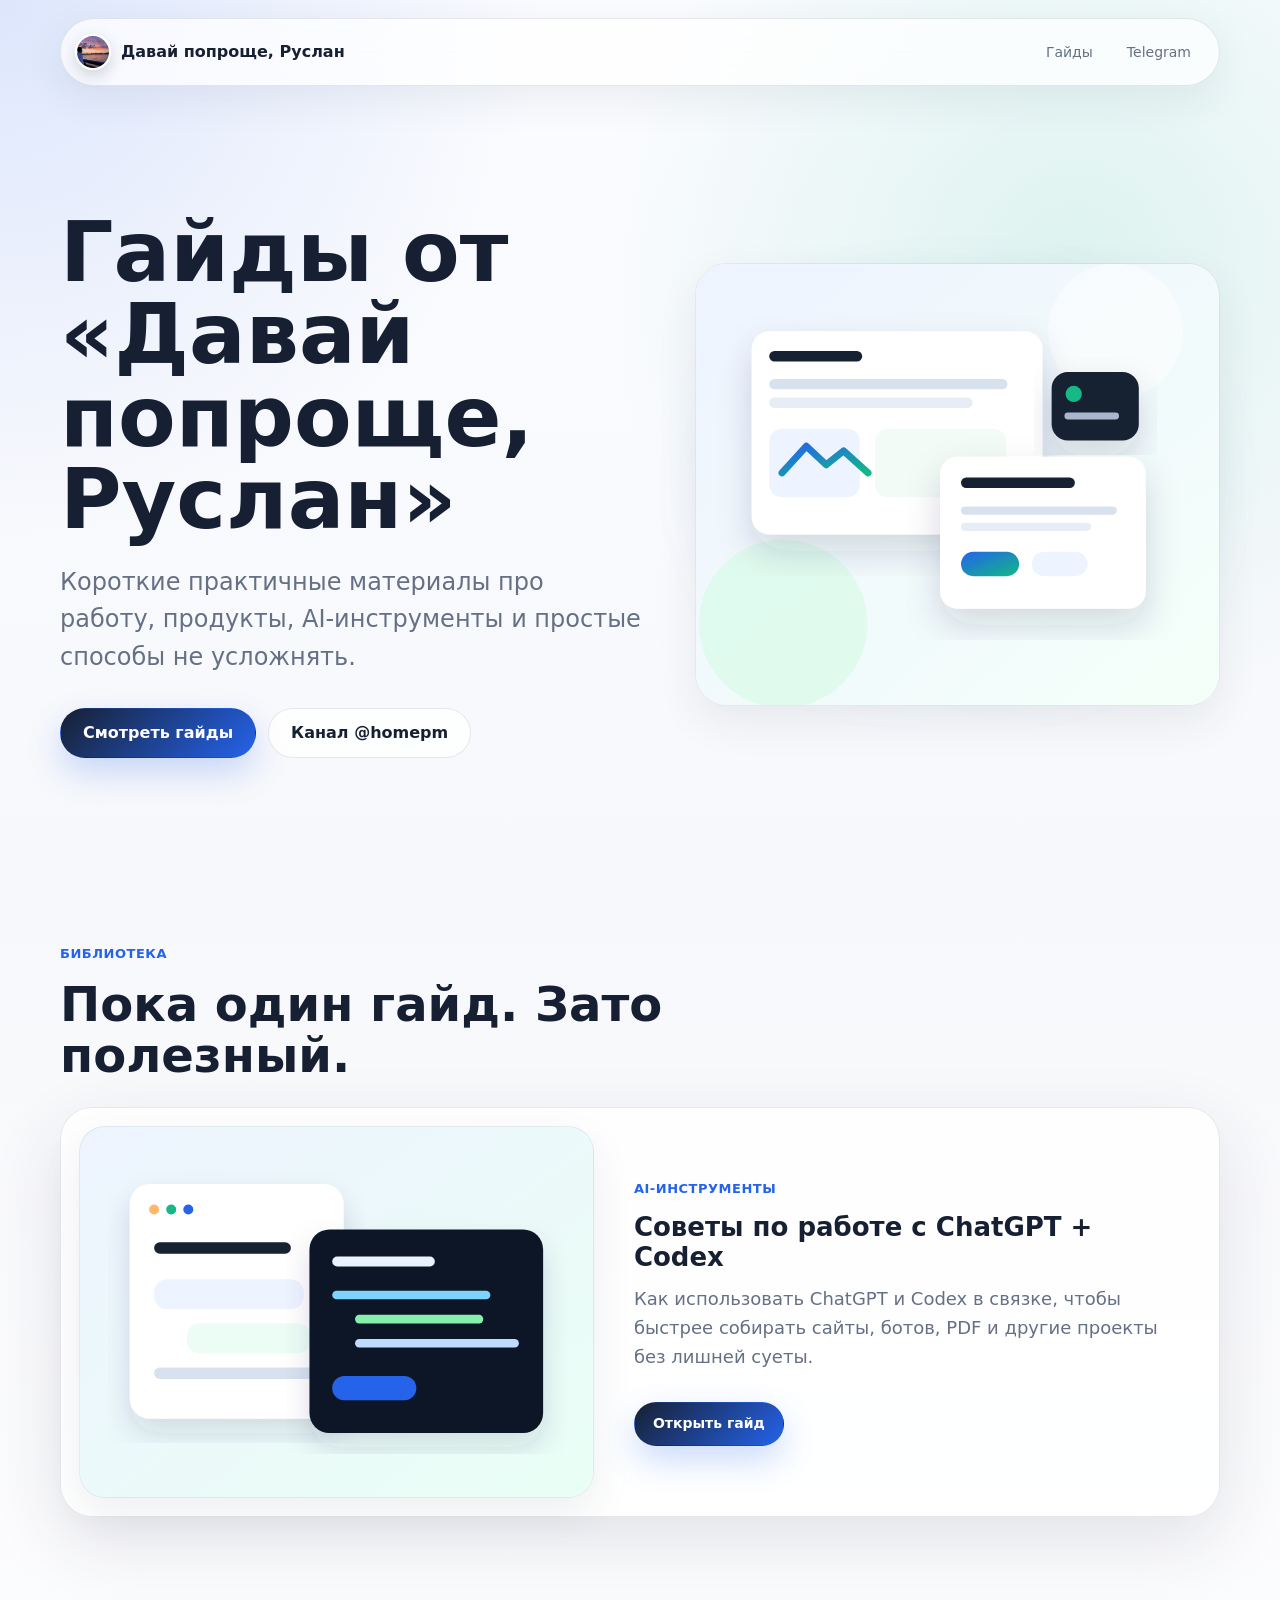
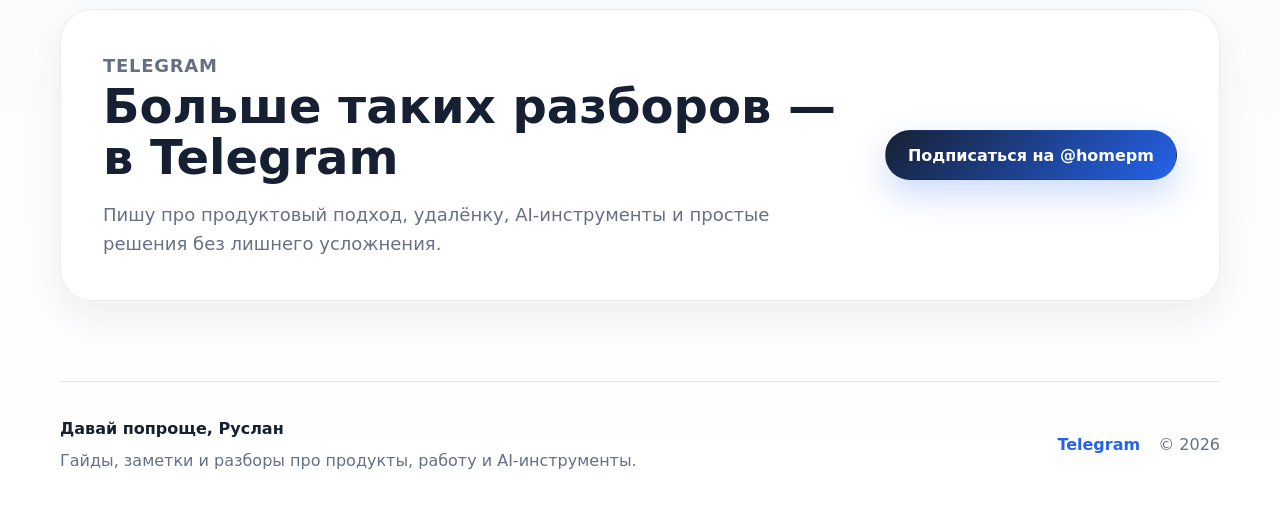
<file: index.html>
<!doctype html>
<html lang="ru">
  <head>
    <meta charset="utf-8">
    <meta name="viewport" content="width=device-width, initial-scale=1">
    <title>Гайды от «Давай попроще, Руслан»</title>
    <meta name="description" content="Короткие практичные гайды про работу, продукты, AI-инструменты и простые способы не усложнять.">
    <link rel="stylesheet" href="assets/css/styles.css">
  </head>
  <body>
    <header class="site-header">
      <a class="brand" href="index.html" aria-label="На главную">
        <img class="brand-avatar" src="assets/img/channel-avatar.jpeg" alt="Аватар Telegram-канала Давай попроще, Руслан">
        <span>Давай попроще, Руслан</span>
      </a>
      <nav class="nav" aria-label="Основная навигация">
        <a href="#guides">Гайды</a>
        <a href="https://t.me/homepm" target="_blank" rel="noopener">Telegram</a>
      </nav>
    </header>

    <main>
      <section class="home-hero section">
        <div class="hero-copy reveal">
          <h1>Гайды от «Давай попроще, Руслан»</h1>
          <p class="lead">Короткие практичные материалы про работу, продукты, AI-инструменты и простые способы не усложнять.</p>
          <div class="hero-actions">
            <a class="button primary" href="#guides">Смотреть гайды</a>
            <a class="button secondary" href="https://t.me/homepm" target="_blank" rel="noopener">Канал @homepm</a>
          </div>
        </div>
        <div class="hero-visual reveal" aria-hidden="true">
          <img src="assets/img/home-hero.svg" alt="">
        </div>
      </section>

      <section class="section compact" id="guides">
        <div class="section-heading reveal">
          <p class="eyebrow">Библиотека</p>
          <h2>Пока один гайд. Зато полезный.</h2>
        </div>
        <div class="guide-grid">
          <article class="guide-card reveal">
            <div class="card-media">
              <img src="assets/img/guide-card-chatgpt-codex.svg" alt="Абстрактный интерфейс с диалогом, редактором кода и готовой страницей">
            </div>
            <div class="card-body">
              <p class="tag">AI-инструменты</p>
              <h3>Советы по работе с ChatGPT + Codex</h3>
              <p>Как использовать ChatGPT и Codex в связке, чтобы быстрее собирать сайты, ботов, PDF и другие проекты без лишней суеты.</p>
              <a class="button primary small" href="guides/chatgpt-codex.html">Открыть гайд</a>
            </div>
          </article>
        </div>
      </section>

      <section class="section telegram-band reveal" aria-labelledby="telegram-title">
        <div>
          <p class="eyebrow">Telegram</p>
          <h2 id="telegram-title">Больше таких разборов — в Telegram</h2>
          <p>Пишу про продуктовый подход, удалёнку, AI-инструменты и простые решения без лишнего усложнения.</p>
        </div>
        <a class="button primary" href="https://t.me/homepm" target="_blank" rel="noopener">Подписаться на @homepm</a>
      </section>
    </main>

    <footer class="site-footer">
      <div>
        <strong>Давай попроще, Руслан</strong>
        <p>Гайды, заметки и разборы про продукты, работу и AI-инструменты.</p>
      </div>
      <div class="footer-links">
        <a href="https://t.me/homepm" target="_blank" rel="noopener">Telegram</a>
        <span>© <span data-year></span></span>
      </div>
    </footer>

    <button class="to-top" type="button" aria-label="Наверх">↑</button>
    <script src="assets/js/main.js"></script>
  </body>
</html>
</file>
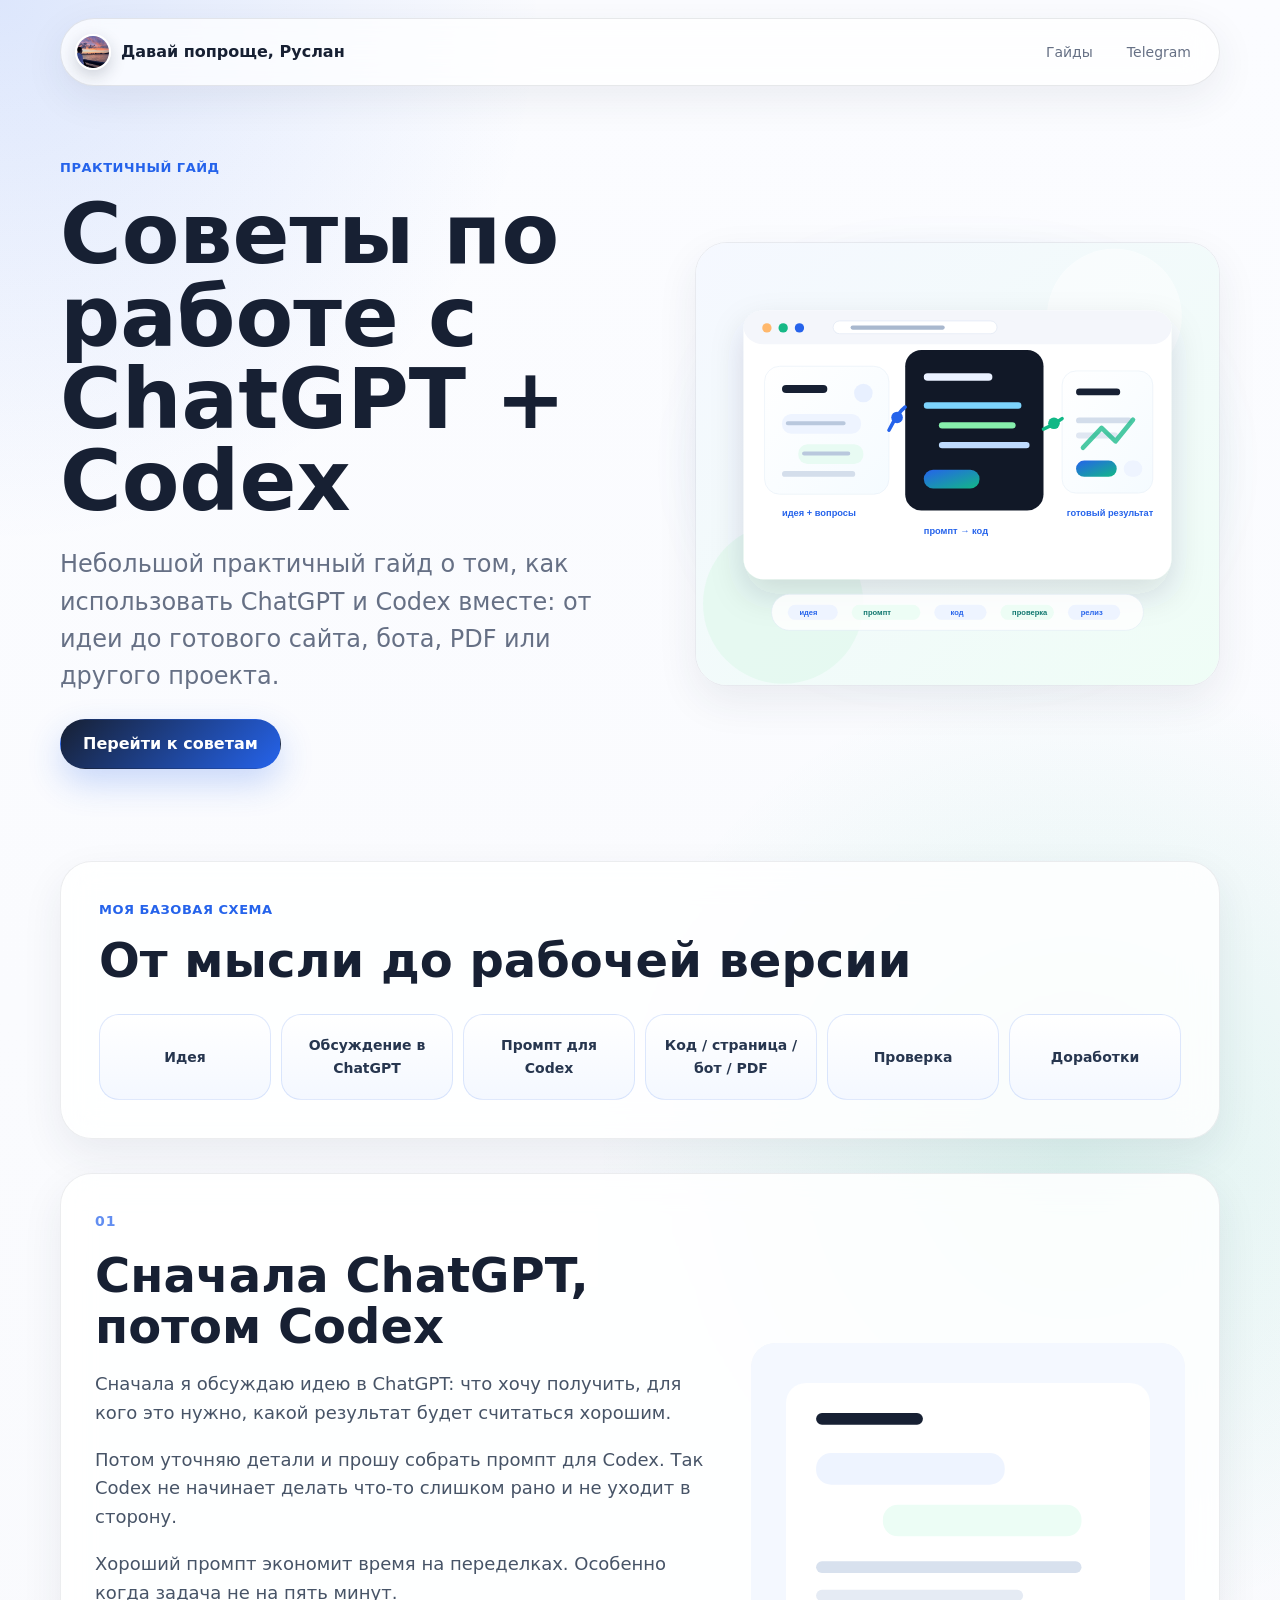
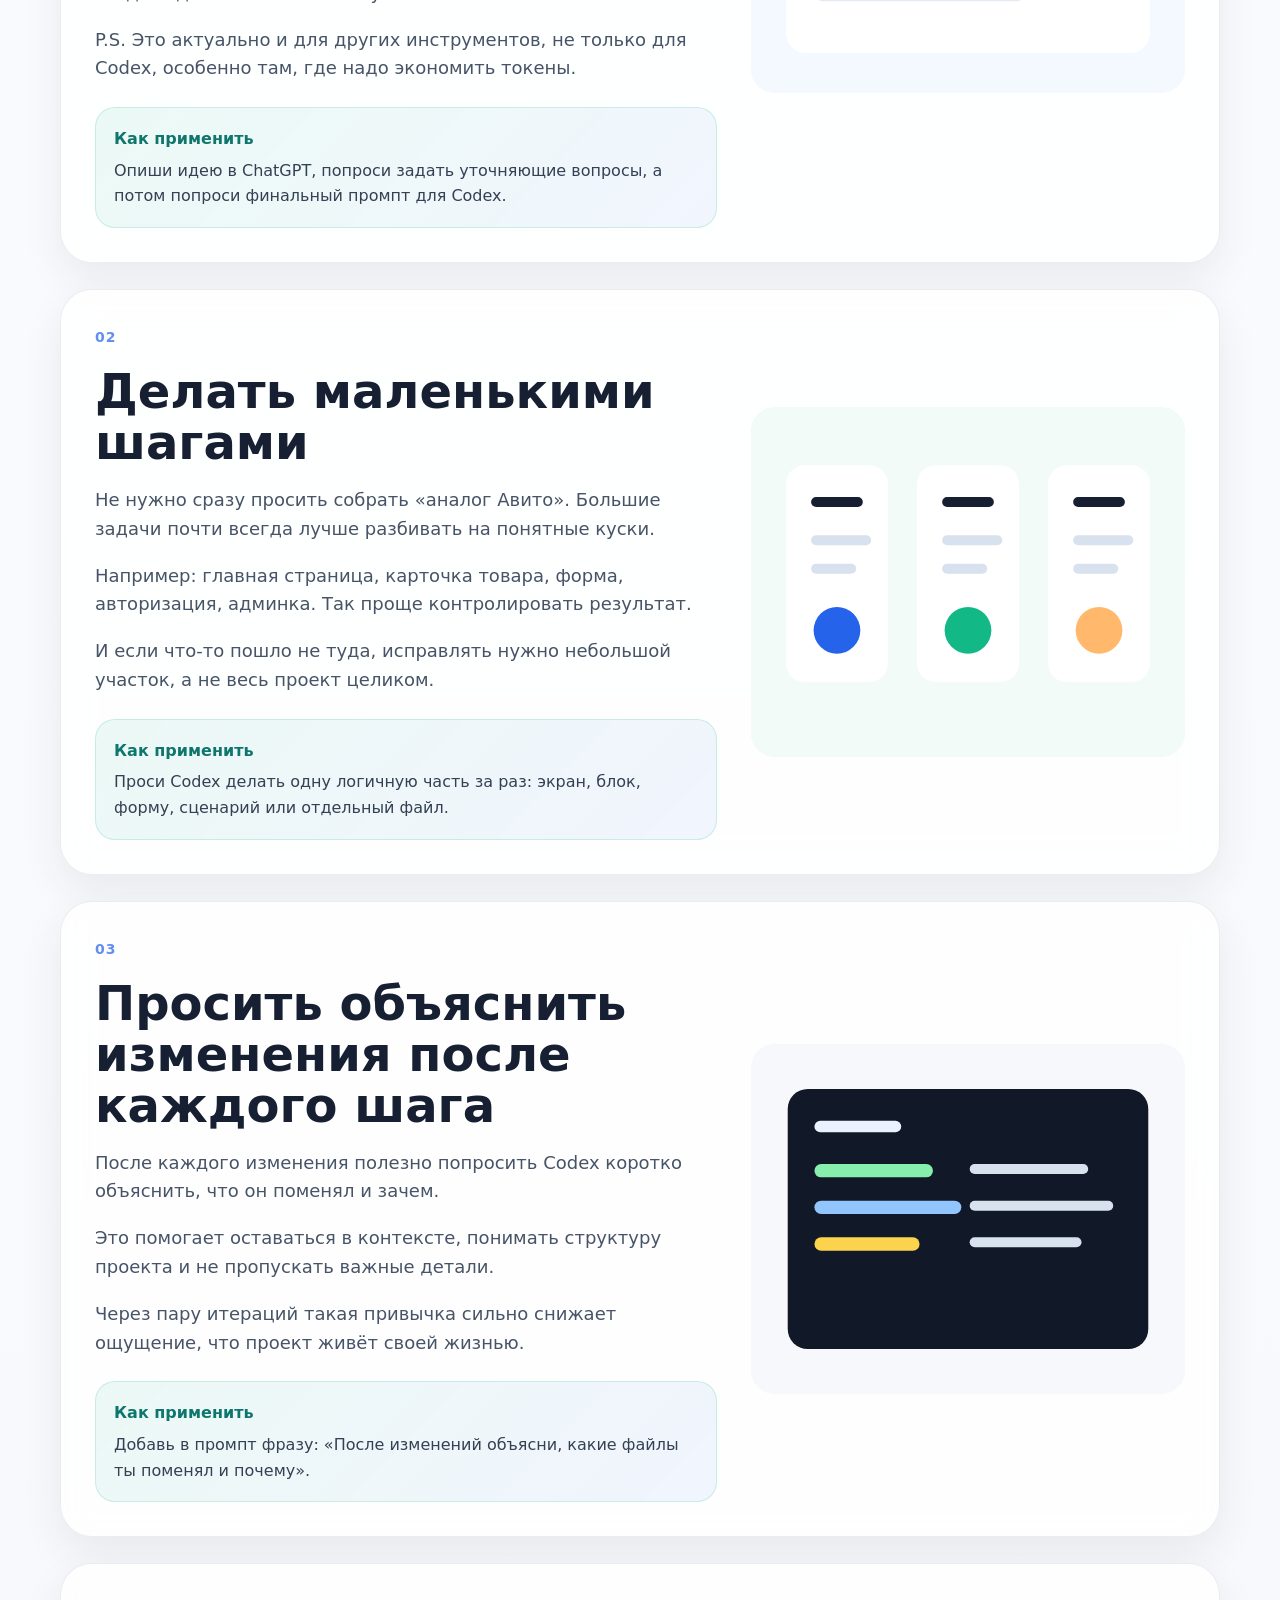
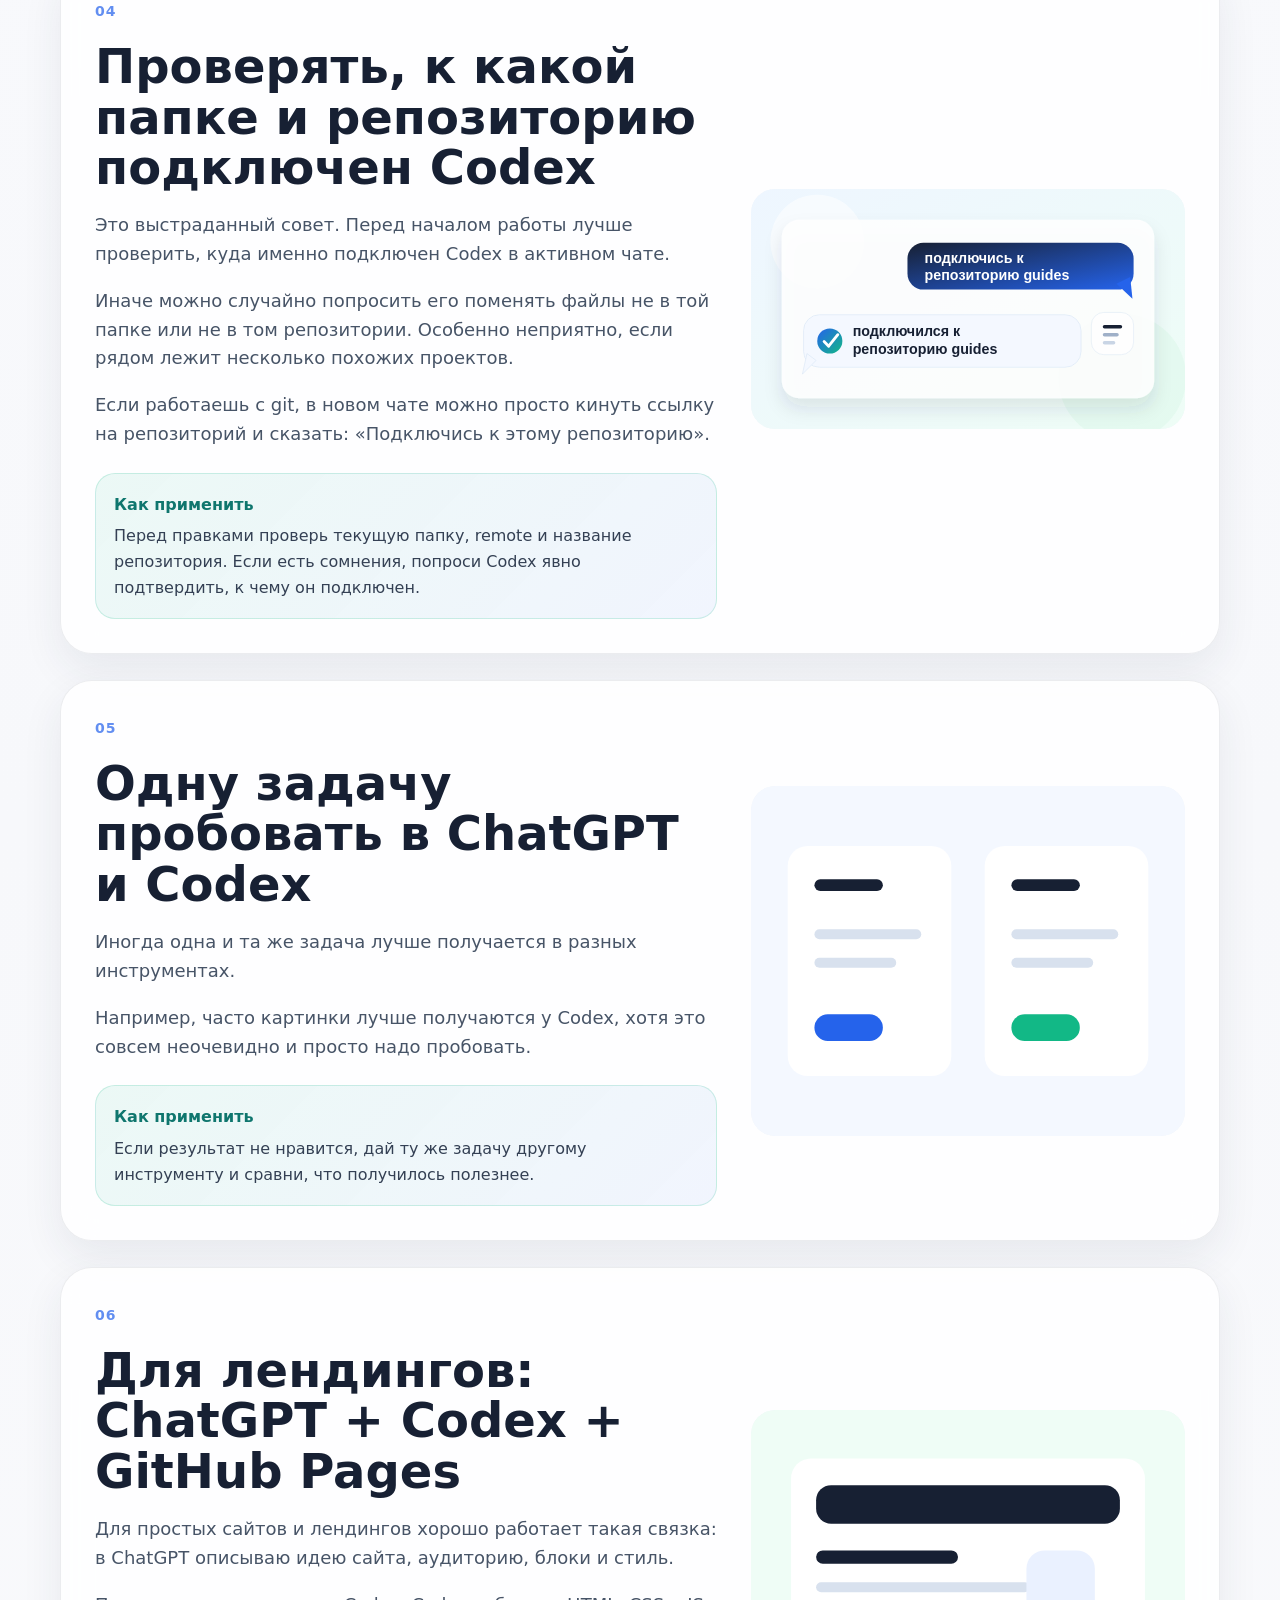
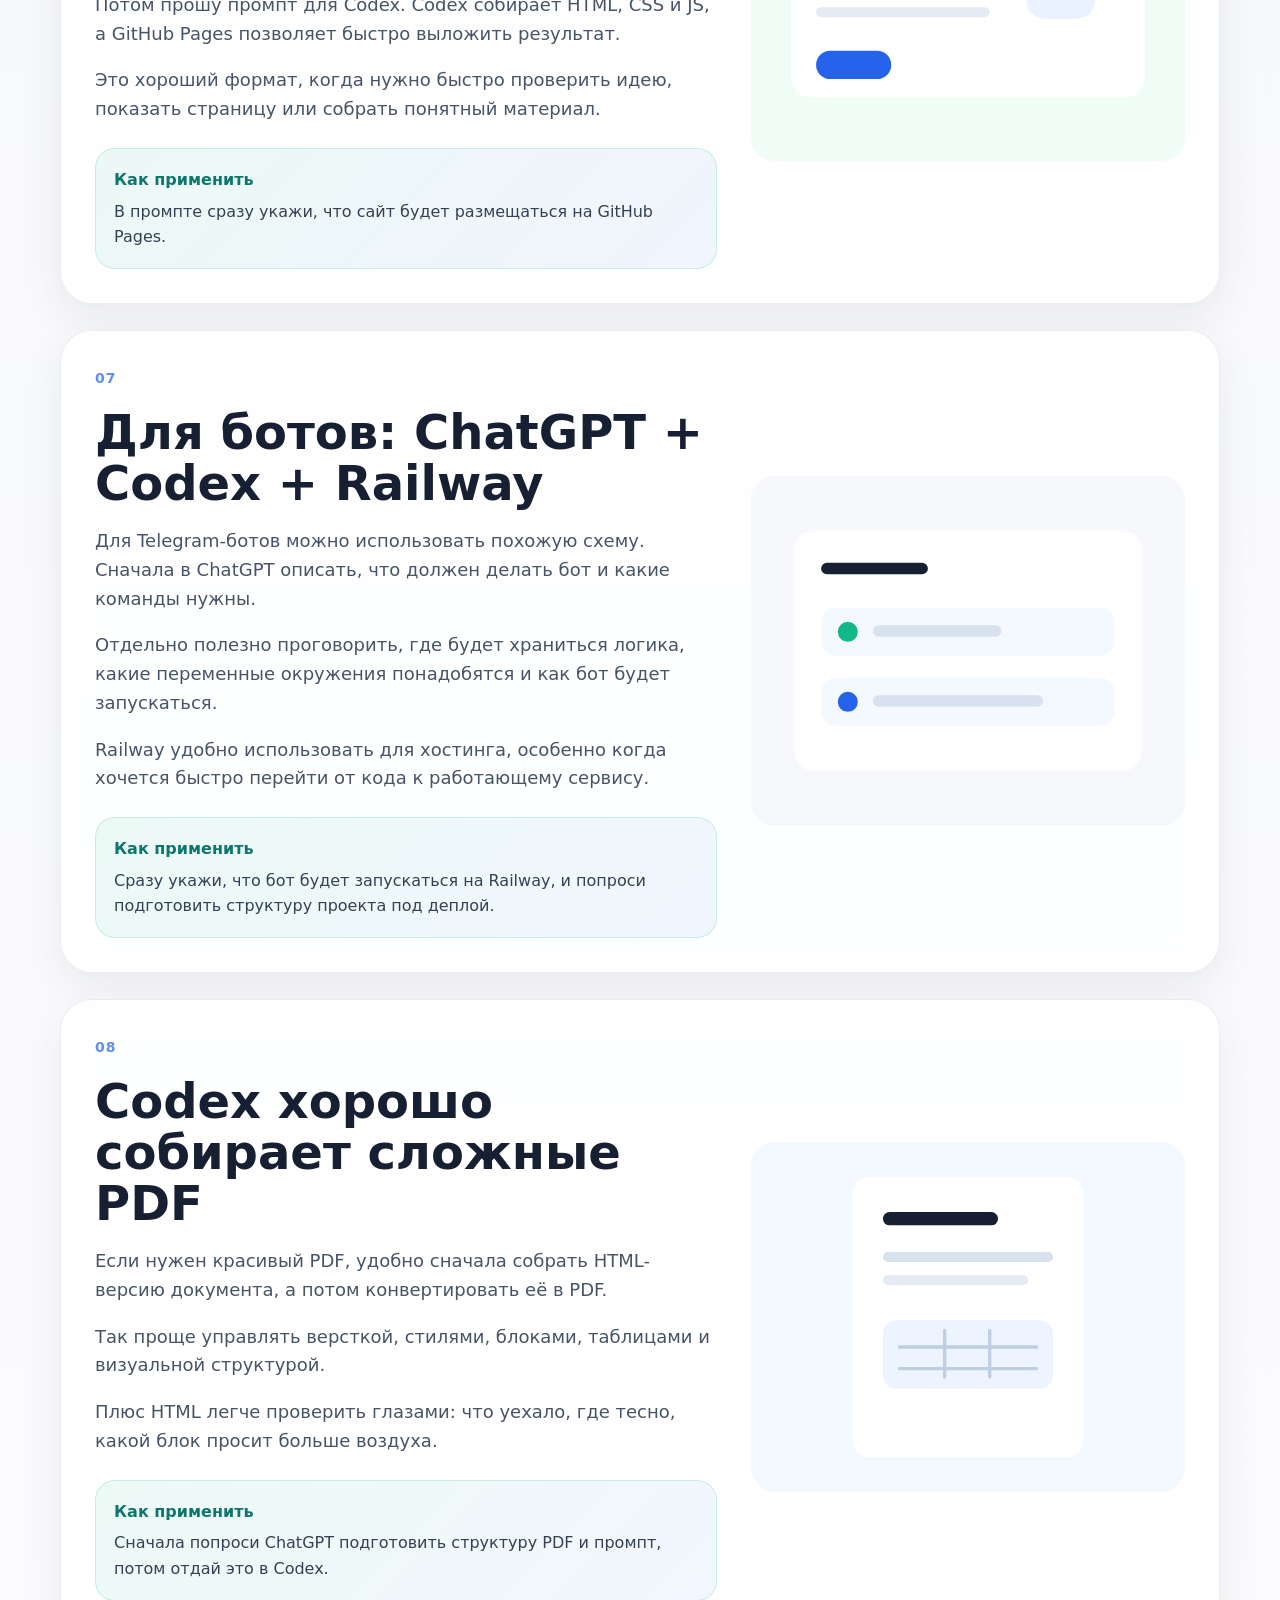
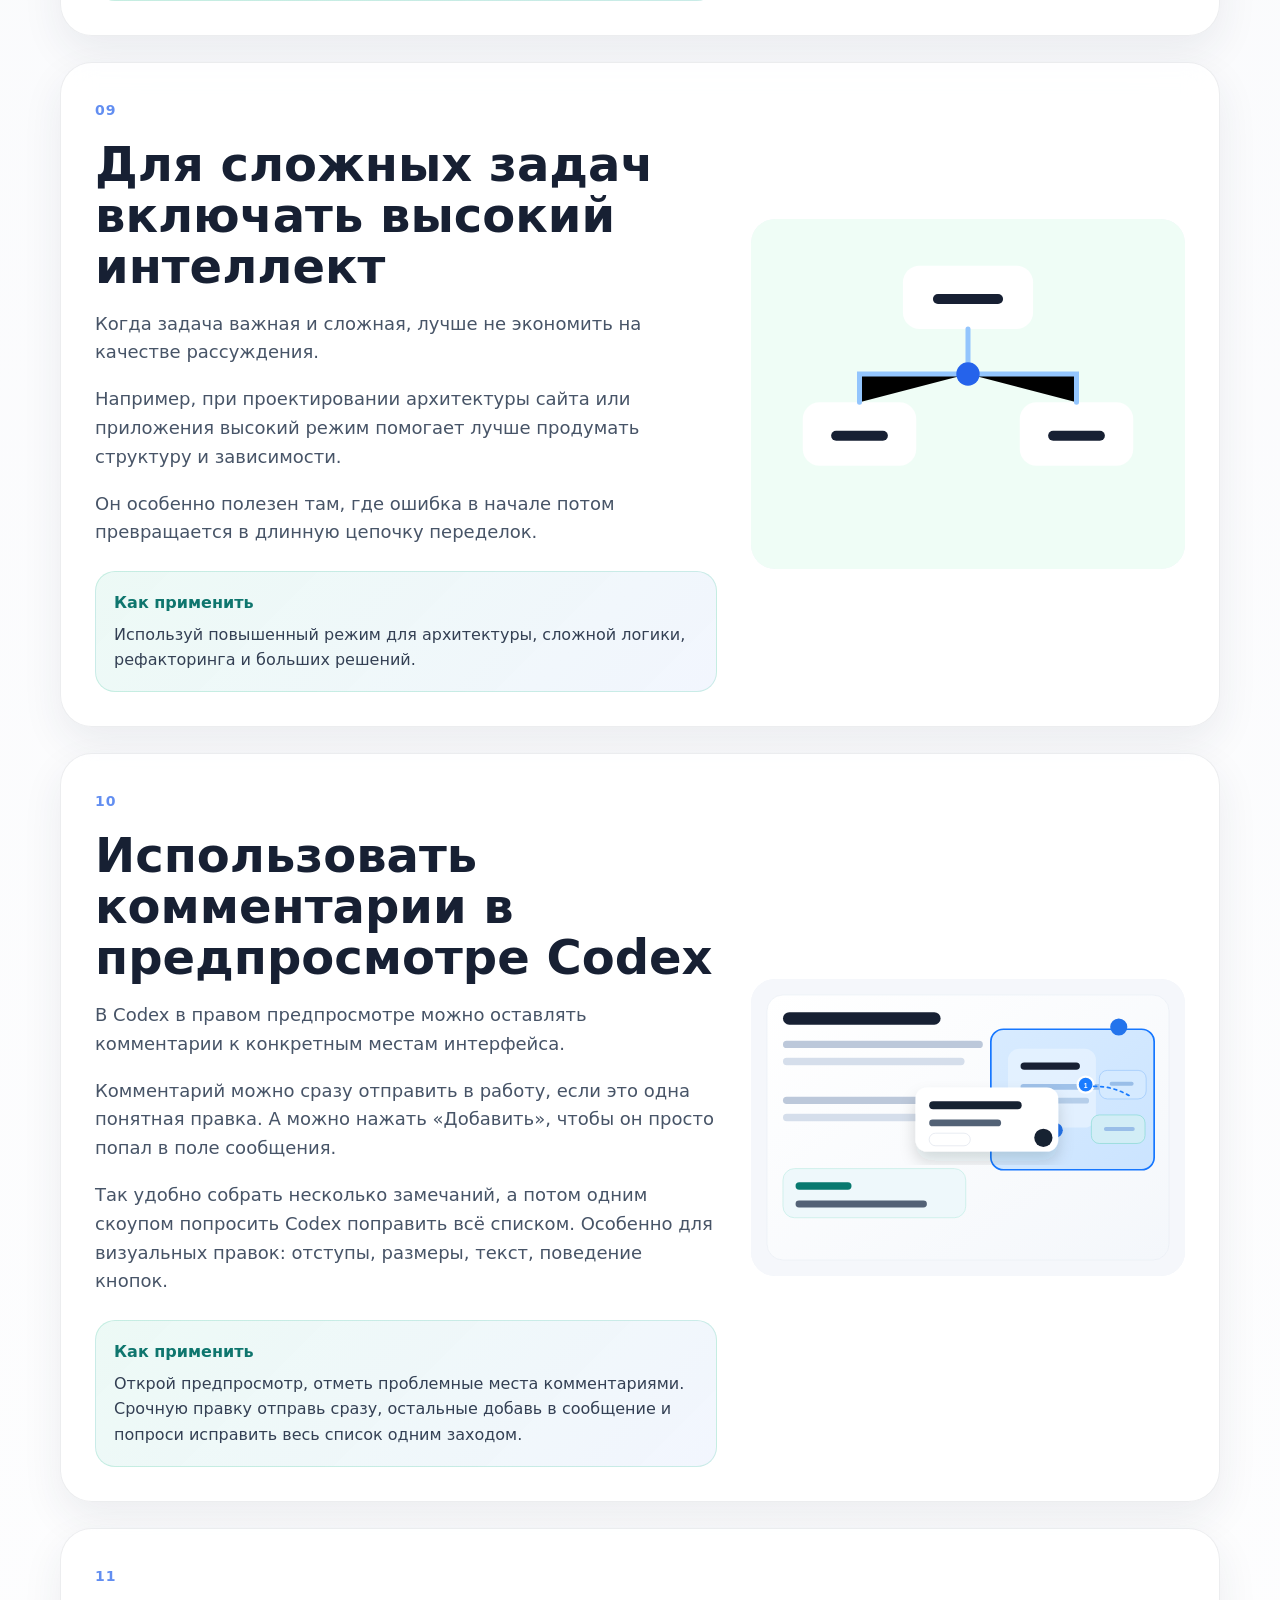
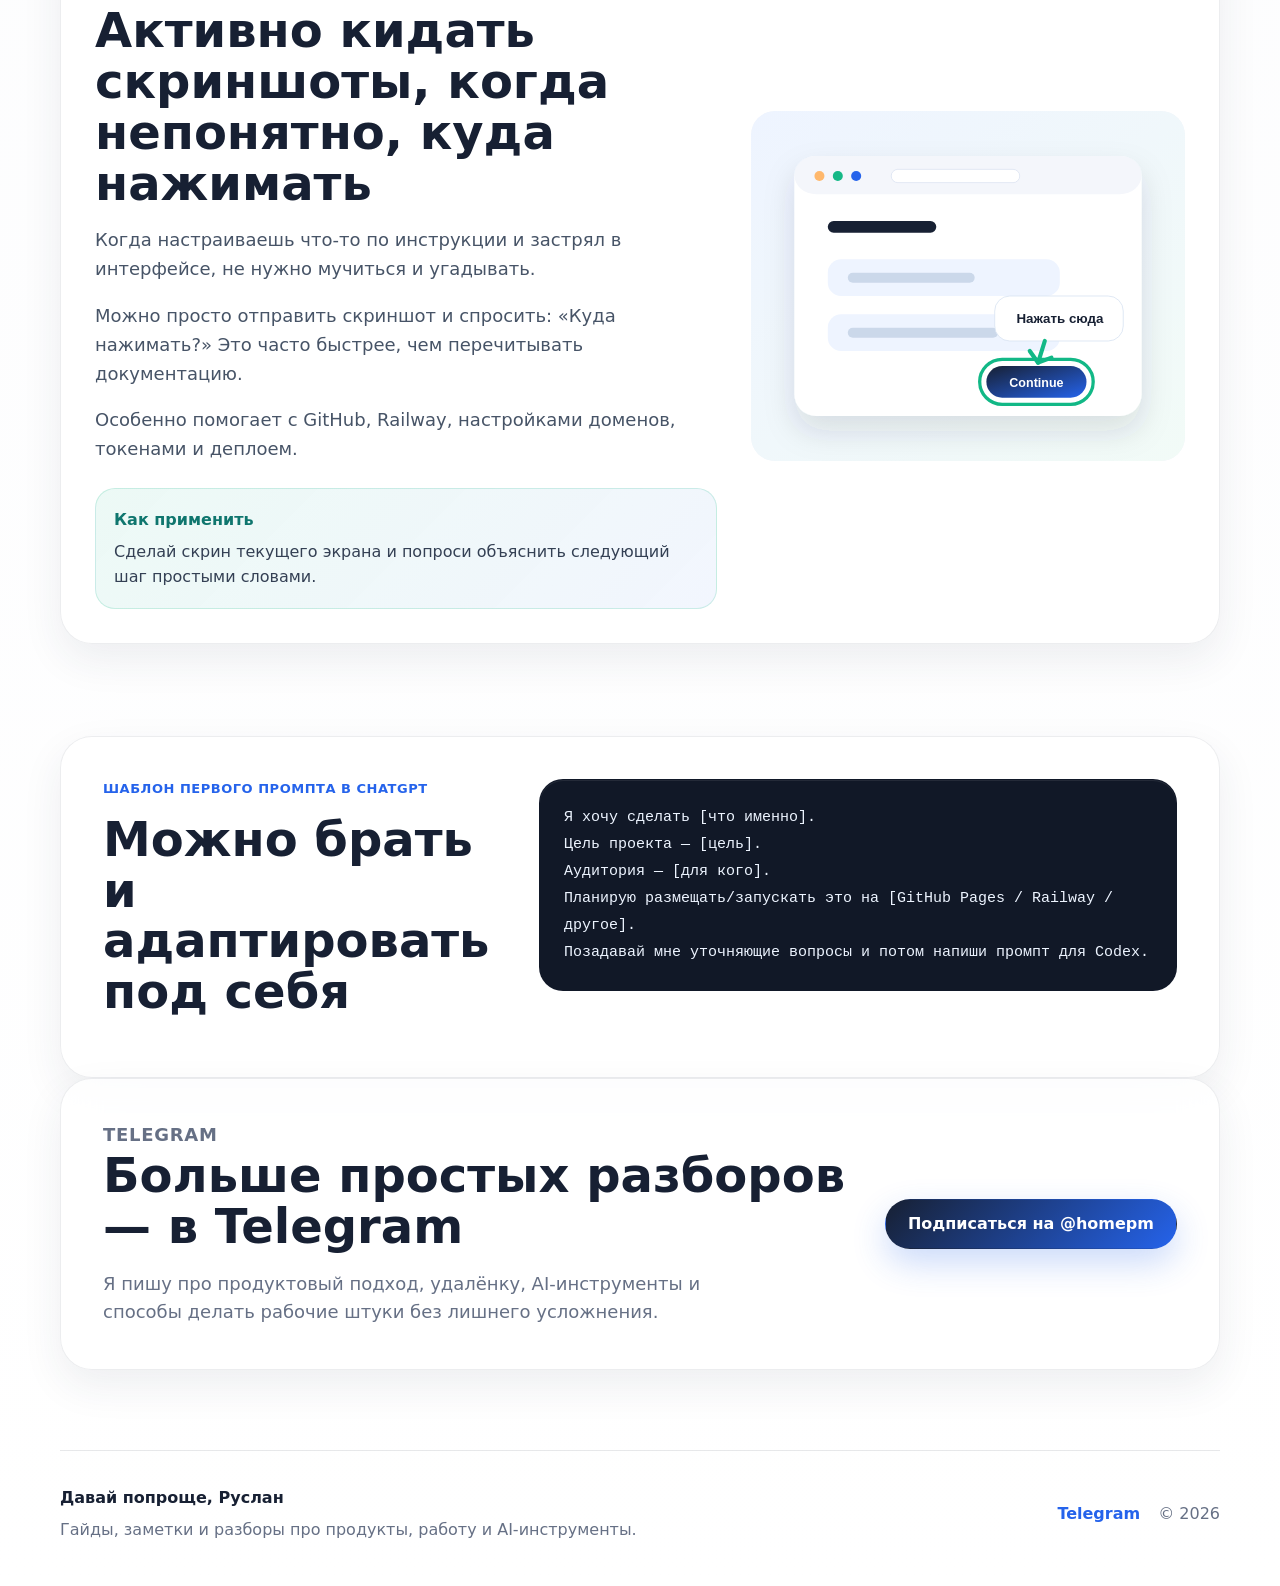
<file: guides/chatgpt-codex.html>
<!doctype html>
<html lang="ru">
  <head>
    <meta charset="utf-8">
    <meta name="viewport" content="width=device-width, initial-scale=1">
    <title>Советы по работе с ChatGPT + Codex</title>
    <meta name="description" content="Практичный гайд о том, как использовать ChatGPT и Codex вместе: от идеи до готового сайта, бота, PDF или другого проекта.">
    <link rel="stylesheet" href="../assets/css/styles.css">
  </head>
  <body>
    <header class="site-header">
      <a class="brand" href="../index.html" aria-label="На главную">
        <img class="brand-avatar" src="../assets/img/channel-avatar.jpeg" alt="Аватар Telegram-канала Давай попроще, Руслан">
        <span>Давай попроще, Руслан</span>
      </a>
      <nav class="nav" aria-label="Основная навигация">
        <a href="../index.html#guides">Гайды</a>
        <a href="https://t.me/homepm" target="_blank" rel="noopener">Telegram</a>
      </nav>
    </header>

    <main>
      <section class="guide-hero section">
        <div class="hero-copy reveal">
          <p class="eyebrow">Практичный гайд</p>
          <h1>Советы по работе с ChatGPT + Codex</h1>
          <p class="lead">Небольшой практичный гайд о том, как использовать ChatGPT и Codex вместе: от идеи до готового сайта, бота, PDF или другого проекта.</p>
          <a class="button primary" href="#tips">Перейти к советам</a>
        </div>
        <div class="hero-visual reveal">
          <img src="../assets/img/flow-hero.svg" alt="Схема, где идея проходит через диалог, код и превращается в готовый результат">
        </div>
      </section>

      <section class="section workflow reveal" aria-labelledby="workflow-title">
        <p class="eyebrow">Моя базовая схема</p>
        <h2 id="workflow-title">От мысли до рабочей версии</h2>
        <div class="workflow-chain">
          <span>Идея</span>
          <span>Обсуждение в ChatGPT</span>
          <span>Промпт для Codex</span>
          <span>Код / страница / бот / PDF</span>
          <span>Проверка</span>
          <span>Доработки</span>
        </div>
      </section>

      <section class="section tips" id="tips" aria-label="Советы">
        <article class="tip-card reveal">
          <div class="tip-content">
            <span class="tip-number">01</span>
            <h2>Сначала ChatGPT, потом Codex</h2>
            <p>Сначала я обсуждаю идею в ChatGPT: что хочу получить, для кого это нужно, какой результат будет считаться хорошим.</p>
            <p>Потом уточняю детали и прошу собрать промпт для Codex. Так Codex не начинает делать что-то слишком рано и не уходит в сторону.</p>
            <p>Хороший промпт экономит время на переделках. Особенно когда задача не на пять минут.</p>
            <p>P.S. Это актуально и для других инструментов, не только для Codex, особенно там, где надо экономить токены.</p>
            <div class="apply-box"><strong>Как применить</strong><span>Опиши идею в ChatGPT, попроси задать уточняющие вопросы, а потом попроси финальный промпт для Codex.</span></div>
          </div>
          <img src="../assets/img/mock-chat-to-code.svg" alt="Мокап окна с диалогом и готовым промптом для разработки">
        </article>

        <article class="tip-card reveal">
          <div class="tip-content">
            <span class="tip-number">02</span>
            <h2>Делать маленькими шагами</h2>
            <p>Не нужно сразу просить собрать «аналог Авито». Большие задачи почти всегда лучше разбивать на понятные куски.</p>
            <p>Например: главная страница, карточка товара, форма, авторизация, админка. Так проще контролировать результат.</p>
            <p>И если что-то пошло не туда, исправлять нужно небольшой участок, а не весь проект целиком.</p>
            <div class="apply-box"><strong>Как применить</strong><span>Проси Codex делать одну логичную часть за раз: экран, блок, форму, сценарий или отдельный файл.</span></div>
          </div>
          <img src="../assets/img/mock-steps.svg" alt="Мокап доски с несколькими небольшими этапами проекта">
        </article>

        <article class="tip-card reveal">
          <div class="tip-content">
            <span class="tip-number">03</span>
            <h2>Просить объяснить изменения после каждого шага</h2>
            <p>После каждого изменения полезно попросить Codex коротко объяснить, что он поменял и зачем.</p>
            <p>Это помогает оставаться в контексте, понимать структуру проекта и не пропускать важные детали.</p>
            <p>Через пару итераций такая привычка сильно снижает ощущение, что проект живёт своей жизнью.</p>
            <div class="apply-box"><strong>Как применить</strong><span>Добавь в промпт фразу: «После изменений объясни, какие файлы ты поменял и почему».</span></div>
          </div>
          <img src="../assets/img/mock-files.svg" alt="Мокап списка файлов проекта с короткими заметками об изменениях">
        </article>

        <article class="tip-card reveal">
          <div class="tip-content">
            <span class="tip-number">04</span>
            <h2>Проверять, к какой папке и репозиторию подключен Codex</h2>
            <p>Это выстраданный совет. Перед началом работы лучше проверить, куда именно подключен Codex в активном чате.</p>
            <p>Иначе можно случайно попросить его поменять файлы не в той папке или не в том репозитории. Особенно неприятно, если рядом лежит несколько похожих проектов.</p>
            <p>Если работаешь с git, в новом чате можно просто кинуть ссылку на репозиторий и сказать: «Подключись к этому репозиторию».</p>
            <div class="apply-box"><strong>Как применить</strong><span>Перед правками проверь текущую папку, remote и название репозитория. Если есть сомнения, попроси Codex явно подтвердить, к чему он подключен.</span></div>
          </div>
          <img src="../assets/img/mock-repo-connection.svg" alt="Скрин, где Codex подтверждает подключение локальной папки к репозиторию kutneev/guides">
        </article>

        <article class="tip-card reveal">
          <div class="tip-content">
            <span class="tip-number">05</span>
            <h2>Одну задачу пробовать в ChatGPT и Codex</h2>
            <p>Иногда одна и та же задача лучше получается в разных инструментах.</p>
            <p>Например, часто картинки лучше получаются у Codex, хотя это совсем неочевидно и просто надо пробовать.</p>
            <div class="apply-box"><strong>Как применить</strong><span>Если результат не нравится, дай ту же задачу другому инструменту и сравни, что получилось полезнее.</span></div>
          </div>
          <img src="../assets/img/mock-compare.svg" alt="Мокап сравнения двух вариантов решения одной задачи">
        </article>

        <article class="tip-card reveal">
          <div class="tip-content">
            <span class="tip-number">06</span>
            <h2>Для лендингов: ChatGPT + Codex + GitHub Pages</h2>
            <p>Для простых сайтов и лендингов хорошо работает такая связка: в ChatGPT описываю идею сайта, аудиторию, блоки и стиль.</p>
            <p>Потом прошу промпт для Codex. Codex собирает HTML, CSS и JS, а GitHub Pages позволяет быстро выложить результат.</p>
            <p>Это хороший формат, когда нужно быстро проверить идею, показать страницу или собрать понятный материал.</p>
            <div class="apply-box"><strong>Как применить</strong><span>В промпте сразу укажи, что сайт будет размещаться на GitHub Pages.</span></div>
          </div>
          <img src="../assets/img/mock-pages.svg" alt="Мокап предпросмотра сайта и панели публикации статической страницы">
        </article>

        <article class="tip-card reveal">
          <div class="tip-content">
            <span class="tip-number">07</span>
            <h2>Для ботов: ChatGPT + Codex + Railway</h2>
            <p>Для Telegram-ботов можно использовать похожую схему. Сначала в ChatGPT описать, что должен делать бот и какие команды нужны.</p>
            <p>Отдельно полезно проговорить, где будет храниться логика, какие переменные окружения понадобятся и как бот будет запускаться.</p>
            <p>Railway удобно использовать для хостинга, особенно когда хочется быстро перейти от кода к работающему сервису.</p>
            <div class="apply-box"><strong>Как применить</strong><span>Сразу укажи, что бот будет запускаться на Railway, и попроси подготовить структуру проекта под деплой.</span></div>
          </div>
          <img src="../assets/img/mock-bot-hosting.svg" alt="Мокап настроек хостинга и статуса работающего бота">
        </article>

        <article class="tip-card reveal">
          <div class="tip-content">
            <span class="tip-number">08</span>
            <h2>Codex хорошо собирает сложные PDF</h2>
            <p>Если нужен красивый PDF, удобно сначала собрать HTML-версию документа, а потом конвертировать её в PDF.</p>
            <p>Так проще управлять версткой, стилями, блоками, таблицами и визуальной структурой.</p>
            <p>Плюс HTML легче проверить глазами: что уехало, где тесно, какой блок просит больше воздуха.</p>
            <div class="apply-box"><strong>Как применить</strong><span>Сначала попроси ChatGPT подготовить структуру PDF и промпт, потом отдай это в Codex.</span></div>
          </div>
          <img src="../assets/img/mock-pdf.svg" alt="Мокап PDF-превью с аккуратными блоками и таблицей">
        </article>

        <article class="tip-card reveal">
          <div class="tip-content">
            <span class="tip-number">09</span>
            <h2>Для сложных задач включать высокий интеллект</h2>
            <p>Когда задача важная и сложная, лучше не экономить на качестве рассуждения.</p>
            <p>Например, при проектировании архитектуры сайта или приложения высокий режим помогает лучше продумать структуру и зависимости.</p>
            <p>Он особенно полезен там, где ошибка в начале потом превращается в длинную цепочку переделок.</p>
            <div class="apply-box"><strong>Как применить</strong><span>Используй повышенный режим для архитектуры, сложной логики, рефакторинга и больших решений.</span></div>
          </div>
          <img src="../assets/img/mock-architecture.svg" alt="Мокап архитектурной схемы проекта с несколькими связанными модулями">
        </article>

        <article class="tip-card reveal">
          <div class="tip-content">
            <span class="tip-number">10</span>
            <h2>Использовать комментарии в предпросмотре Codex</h2>
            <p>В Codex в правом предпросмотре можно оставлять комментарии к конкретным местам интерфейса.</p>
            <p>Комментарий можно сразу отправить в работу, если это одна понятная правка. А можно нажать «Добавить», чтобы он просто попал в поле сообщения.</p>
            <p>Так удобно собрать несколько замечаний, а потом одним скоупом попросить Codex поправить всё списком. Особенно для визуальных правок: отступы, размеры, текст, поведение кнопок.</p>
            <div class="apply-box"><strong>Как применить</strong><span>Открой предпросмотр, отметь проблемные места комментариями. Срочную правку отправь сразу, остальные добавь в сообщение и попроси исправить весь список одним заходом.</span></div>
          </div>
          <img src="../assets/img/codex-comment-preview.svg" alt="Скрин предпросмотра Codex с выделенным элементом и комментарием">
        </article>

        <article class="tip-card reveal">
          <div class="tip-content">
            <span class="tip-number">11</span>
            <h2>Активно кидать скриншоты, когда непонятно, куда нажимать</h2>
            <p>Когда настраиваешь что-то по инструкции и застрял в интерфейсе, не нужно мучиться и угадывать.</p>
            <p>Можно просто отправить скриншот и спросить: «Куда нажимать?» Это часто быстрее, чем перечитывать документацию.</p>
            <p>Особенно помогает с GitHub, Railway, настройками доменов, токенами и деплоем.</p>
            <div class="apply-box"><strong>Как применить</strong><span>Сделай скрин текущего экрана и попроси объяснить следующий шаг простыми словами.</span></div>
          </div>
          <img src="../assets/img/mock-screenshot-help.svg" alt="Мокап интерфейса с выделенной кнопкой и вопросом о следующем шаге">
        </article>
      </section>

      <section class="section prompt-formula reveal" aria-labelledby="prompt-title">
        <div>
          <p class="eyebrow">Шаблон первого промпта в ChatGPT</p>
          <h2 id="prompt-title">Можно брать и адаптировать под себя</h2>
        </div>
        <pre><code>Я хочу сделать [что именно].
Цель проекта — [цель].
Аудитория — [для кого].
Планирую размещать/запускать это на [GitHub Pages / Railway / другое].
Позадавай мне уточняющие вопросы и потом напиши промпт для Codex.</code></pre>
      </section>

      <section class="section telegram-band reveal" aria-labelledby="guide-telegram-title">
        <div>
          <p class="eyebrow">Telegram</p>
          <h2 id="guide-telegram-title">Больше простых разборов — в Telegram</h2>
          <p>Я пишу про продуктовый подход, удалёнку, AI-инструменты и способы делать рабочие штуки без лишнего усложнения.</p>
        </div>
        <a class="button primary" href="https://t.me/homepm" target="_blank" rel="noopener">Подписаться на @homepm</a>
      </section>
    </main>

    <footer class="site-footer">
      <div>
        <strong>Давай попроще, Руслан</strong>
        <p>Гайды, заметки и разборы про продукты, работу и AI-инструменты.</p>
      </div>
      <div class="footer-links">
        <a href="https://t.me/homepm" target="_blank" rel="noopener">Telegram</a>
        <span>© <span data-year></span></span>
      </div>
    </footer>

    <button class="to-top" type="button" aria-label="Наверх">↑</button>
    <script src="../assets/js/main.js"></script>
  </body>
</html>
</file>
<file: assets/css/styles.css>
:root {
  --bg: #f7f8fb;
  --surface: rgba(255, 255, 255, 0.78);
  --surface-strong: #ffffff;
  --text: #172033;
  --muted: #667085;
  --line: rgba(23, 32, 51, 0.1);
  --accent: #2563eb;
  --accent-2: #12b886;
  --accent-soft: #eaf1ff;
  --shadow: 0 24px 70px rgba(42, 52, 78, 0.12);
  --shadow-soft: 0 16px 40px rgba(42, 52, 78, 0.08);
  --radius-xl: 32px;
  --radius-lg: 24px;
  --max: 1160px;
}

* {
  box-sizing: border-box;
}

html {
  scroll-behavior: smooth;
}

body {
  margin: 0;
  color: var(--text);
  font-family: Inter, ui-sans-serif, system-ui, -apple-system, BlinkMacSystemFont, "Segoe UI", sans-serif;
  line-height: 1.6;
  background:
    radial-gradient(circle at top left, rgba(37, 99, 235, 0.14), transparent 34rem),
    radial-gradient(circle at 84% 12%, rgba(18, 184, 134, 0.12), transparent 30rem),
    linear-gradient(180deg, #fbfcff 0%, var(--bg) 42%, #ffffff 100%);
  overflow-x: hidden;
}

a {
  color: inherit;
  text-decoration: none;
}

img {
  display: block;
  max-width: 100%;
}

.site-header {
  position: sticky;
  top: 0;
  z-index: 20;
  display: flex;
  align-items: center;
  justify-content: space-between;
  width: min(calc(100% - 40px), var(--max));
  margin: 18px auto 0;
  padding: 12px 14px;
  border: 1px solid var(--line);
  border-radius: 999px;
  background: rgba(255, 255, 255, 0.72);
  box-shadow: 0 12px 40px rgba(42, 52, 78, 0.08);
  backdrop-filter: blur(18px);
}

.brand,
.nav,
.footer-links,
.hero-actions {
  display: flex;
  align-items: center;
}

.brand {
  gap: 10px;
  font-weight: 750;
}

.brand-avatar {
  display: block;
  width: 36px;
  height: 36px;
  border-radius: 50%;
  border: 2px solid rgba(255, 255, 255, 0.95);
  box-shadow: 0 6px 16px rgba(23, 32, 51, 0.18);
  object-fit: cover;
  object-position: 38% 52%;
}

.nav {
  gap: 6px;
}

.nav a {
  padding: 10px 14px;
  border-radius: 999px;
  color: var(--muted);
  font-size: 14px;
  transition: color 180ms ease, background 180ms ease;
}

.nav a:hover {
  color: var(--text);
  background: rgba(37, 99, 235, 0.08);
}

.section {
  width: min(calc(100% - 40px), var(--max));
  margin: 0 auto;
  padding: 92px 0;
}

.compact {
  padding-top: 42px;
}

.home-hero,
.guide-hero {
  display: grid;
  grid-template-columns: minmax(0, 1fr) minmax(360px, 0.9fr);
  gap: 52px;
  align-items: center;
  min-height: calc(100vh - 84px);
  padding-top: 72px;
}

.guide-hero {
  min-height: 760px;
}

.hero-copy {
  max-width: 680px;
}

.eyebrow,
.tag {
  margin: 0 0 14px;
  color: var(--accent);
  font-size: 13px;
  font-weight: 760;
  letter-spacing: 0.04em;
  text-transform: uppercase;
}

h1,
h2,
h3,
p {
  margin-top: 0;
}

h1 {
  margin-bottom: 24px;
  font-size: clamp(48px, 7vw, 84px);
  line-height: 0.98;
  letter-spacing: 0;
}

h2 {
  margin-bottom: 18px;
  font-size: clamp(30px, 4vw, 48px);
  line-height: 1.06;
  letter-spacing: 0;
}

h3 {
  margin-bottom: 12px;
  font-size: 26px;
  line-height: 1.15;
}

.lead {
  max-width: 620px;
  color: var(--muted);
  font-size: clamp(19px, 2vw, 24px);
  line-height: 1.55;
}

.hero-actions {
  flex-wrap: wrap;
  gap: 12px;
  margin-top: 32px;
}

.button {
  display: inline-flex;
  align-items: center;
  justify-content: center;
  min-height: 50px;
  padding: 0 22px;
  border: 1px solid transparent;
  border-radius: 999px;
  font-weight: 760;
  transition: transform 180ms ease, box-shadow 180ms ease, background 180ms ease, border-color 180ms ease;
}

.button:hover {
  transform: translateY(-2px);
}

.button.primary {
  color: #ffffff;
  background: linear-gradient(135deg, #172033, #2563eb);
  box-shadow: 0 14px 34px rgba(37, 99, 235, 0.24);
}

.button.primary:hover {
  box-shadow: 0 18px 44px rgba(37, 99, 235, 0.3);
}

.button.secondary {
  color: var(--text);
  border-color: var(--line);
  background: rgba(255, 255, 255, 0.78);
}

.button.small {
  min-height: 44px;
  padding-inline: 18px;
  font-size: 14px;
}

.hero-visual {
  position: relative;
}

.hero-visual::before {
  content: "";
  position: absolute;
  inset: 10% 6%;
  z-index: -1;
  border-radius: 999px;
  background: linear-gradient(135deg, rgba(37, 99, 235, 0.18), rgba(18, 184, 134, 0.16));
  filter: blur(34px);
}

.hero-visual img,
.card-media,
.intro-card,
.workflow,
.prompt-formula,
.telegram-band,
.tip-card {
  border: 1px solid rgba(23, 32, 51, 0.08);
  box-shadow: var(--shadow-soft);
}

.hero-visual img {
  width: 100%;
  border-radius: var(--radius-xl);
}

.section-heading {
  max-width: 720px;
  margin-bottom: 26px;
}

.guide-grid {
  display: grid;
  grid-template-columns: repeat(2, minmax(0, 1fr));
  gap: 24px;
}

.guide-card {
  display: grid;
  grid-template-columns: 0.88fr 1fr;
  gap: 22px;
  grid-column: span 2;
  padding: 18px;
  border: 1px solid var(--line);
  border-radius: var(--radius-xl);
  background: rgba(255, 255, 255, 0.82);
  box-shadow: var(--shadow);
  transition: transform 200ms ease, box-shadow 200ms ease, border-color 200ms ease;
}

.guide-card:hover {
  transform: translateY(-4px);
  border-color: rgba(37, 99, 235, 0.22);
  box-shadow: 0 28px 82px rgba(42, 52, 78, 0.15);
}

.card-media {
  display: grid;
  min-height: 320px;
  place-items: center;
  overflow: hidden;
  border-radius: 26px;
  background: linear-gradient(135deg, #eef4ff, #f5fff9);
}

.card-media img {
  width: 100%;
  height: 100%;
  object-fit: cover;
}

.card-body {
  display: flex;
  flex-direction: column;
  justify-content: center;
  padding: 20px 18px;
}

.card-body p:not(.tag) {
  color: var(--muted);
  font-size: 18px;
}

.card-body .button {
  align-self: flex-start;
  margin-top: 12px;
}

.telegram-band,
.prompt-formula,
.workflow,
.intro-card {
  border-radius: var(--radius-xl);
  background: rgba(255, 255, 255, 0.82);
  backdrop-filter: blur(18px);
}

.telegram-band {
  display: grid;
  grid-template-columns: 1fr auto;
  gap: 28px;
  align-items: center;
  padding: 42px;
  margin-bottom: 80px;
}

.telegram-band p {
  max-width: 680px;
  margin-bottom: 0;
  color: var(--muted);
  font-size: 18px;
}

.intro-card {
  max-width: 920px;
  padding: 38px;
  color: #344054;
  font-size: 21px;
}

.intro-card p:last-child {
  margin-bottom: 0;
}

.workflow {
  padding: 38px;
}

.workflow-chain {
  display: grid;
  grid-template-columns: repeat(6, minmax(0, 1fr));
  gap: 10px;
  margin-top: 28px;
}

.workflow-chain span {
  position: relative;
  display: grid;
  min-height: 86px;
  place-items: center;
  padding: 12px;
  border: 1px solid rgba(37, 99, 235, 0.14);
  border-radius: 20px;
  color: #27364f;
  font-size: 14px;
  font-weight: 730;
  text-align: center;
  background: linear-gradient(180deg, #ffffff, #f4f8ff);
}

.tips {
  display: grid;
  gap: 26px;
  padding-top: 34px;
}

.tip-card {
  display: grid;
  grid-template-columns: minmax(0, 1.12fr) minmax(320px, 0.78fr);
  gap: 34px;
  align-items: center;
  padding: 34px;
  border-radius: var(--radius-xl);
  background: rgba(255, 255, 255, 0.84);
  backdrop-filter: blur(16px);
  transition: transform 200ms ease, box-shadow 200ms ease, border-color 200ms ease;
}

.tip-card:hover {
  transform: translateY(-3px);
  border-color: rgba(18, 184, 134, 0.22);
  box-shadow: var(--shadow);
}

.tip-card img {
  width: 100%;
  border-radius: 24px;
  background: #f2f5fa;
}

.tip-content p {
  max-width: 710px;
  color: #475467;
  font-size: 18px;
}

.tip-number {
  display: inline-flex;
  margin-bottom: 18px;
  color: rgba(37, 99, 235, 0.72);
  font-size: 14px;
  font-weight: 830;
  letter-spacing: 0.08em;
}

.apply-box {
  display: grid;
  gap: 6px;
  margin-top: 24px;
  padding: 18px;
  border: 1px solid rgba(18, 184, 134, 0.18);
  border-radius: 20px;
  background: linear-gradient(135deg, rgba(18, 184, 134, 0.08), rgba(37, 99, 235, 0.06));
}

.apply-box strong {
  color: #0f766e;
}

.apply-box span {
  color: #344054;
}

.prompt-formula {
  display: grid;
  grid-template-columns: 0.78fr 1.22fr;
  gap: 28px;
  align-items: start;
  padding: 42px;
}

pre {
  margin: 0;
  overflow: auto;
  white-space: pre-wrap;
}

code {
  font-family: "SFMono-Regular", Consolas, "Liberation Mono", monospace;
  font-size: 15px;
  line-height: 1.8;
}

.prompt-formula pre {
  padding: 24px;
  border: 1px solid rgba(23, 32, 51, 0.08);
  border-radius: 24px;
  background: #111827;
  color: #edf4ff;
  box-shadow: inset 0 1px 0 rgba(255, 255, 255, 0.08);
}

.site-footer {
  display: flex;
  justify-content: space-between;
  gap: 24px;
  width: min(calc(100% - 40px), var(--max));
  margin: 0 auto;
  padding: 34px 0 44px;
  border-top: 1px solid var(--line);
  color: var(--muted);
}

.site-footer strong {
  display: block;
  margin-bottom: 6px;
  color: var(--text);
}

.site-footer p {
  margin: 0;
}

.footer-links {
  gap: 18px;
  white-space: nowrap;
}

.footer-links a {
  color: var(--accent);
  font-weight: 720;
}

.to-top {
  position: fixed;
  right: 22px;
  bottom: 22px;
  display: grid;
  width: 48px;
  height: 48px;
  place-items: center;
  border: 0;
  border-radius: 50%;
  color: #ffffff;
  background: #172033;
  box-shadow: 0 18px 38px rgba(23, 32, 51, 0.22);
  cursor: pointer;
  opacity: 0;
  transform: translateY(14px);
  transition: opacity 180ms ease, transform 180ms ease;
}

.to-top.is-visible {
  opacity: 1;
  transform: translateY(0);
}

.reveal {
  opacity: 0;
  transform: translateY(18px);
  transition: opacity 600ms ease, transform 600ms ease;
}

.reveal.is-visible {
  opacity: 1;
  transform: translateY(0);
}

@media (prefers-reduced-motion: reduce) {
  *,
  *::before,
  *::after {
    scroll-behavior: auto !important;
    transition: none !important;
  }

  .reveal {
    opacity: 1;
    transform: none;
  }
}

@media (max-width: 920px) {
  .home-hero,
  .guide-hero,
  .guide-card,
  .tip-card,
  .prompt-formula,
  .telegram-band {
    grid-template-columns: 1fr;
  }

  .home-hero,
  .guide-hero {
    min-height: auto;
    padding-top: 62px;
  }

  .workflow-chain {
    grid-template-columns: repeat(2, minmax(0, 1fr));
  }

  .telegram-band .button {
    justify-self: start;
  }
}

@media (max-width: 640px) {
  .site-header {
    width: min(calc(100% - 24px), var(--max));
    margin-top: 10px;
    padding: 9px;
  }

  .brand span:last-child {
    display: none;
  }

  .nav a {
    padding: 9px 10px;
    font-size: 13px;
  }

  .section {
    width: min(calc(100% - 24px), var(--max));
    padding: 58px 0;
  }

  h1 {
    font-size: 46px;
  }

  h2 {
    font-size: 31px;
  }

  .lead,
  .intro-card,
  .tip-content p,
  .card-body p:not(.tag) {
    font-size: 17px;
  }

  .hero-actions,
  .button {
    width: 100%;
  }

  .card-media {
    min-height: 220px;
  }

  .guide-card,
  .tip-card,
  .telegram-band,
  .prompt-formula,
  .workflow,
  .intro-card {
    padding: 22px;
    border-radius: 24px;
  }

  .workflow-chain {
    grid-template-columns: 1fr;
  }

  .site-footer {
    flex-direction: column;
    width: min(calc(100% - 24px), var(--max));
  }
}
</file>
